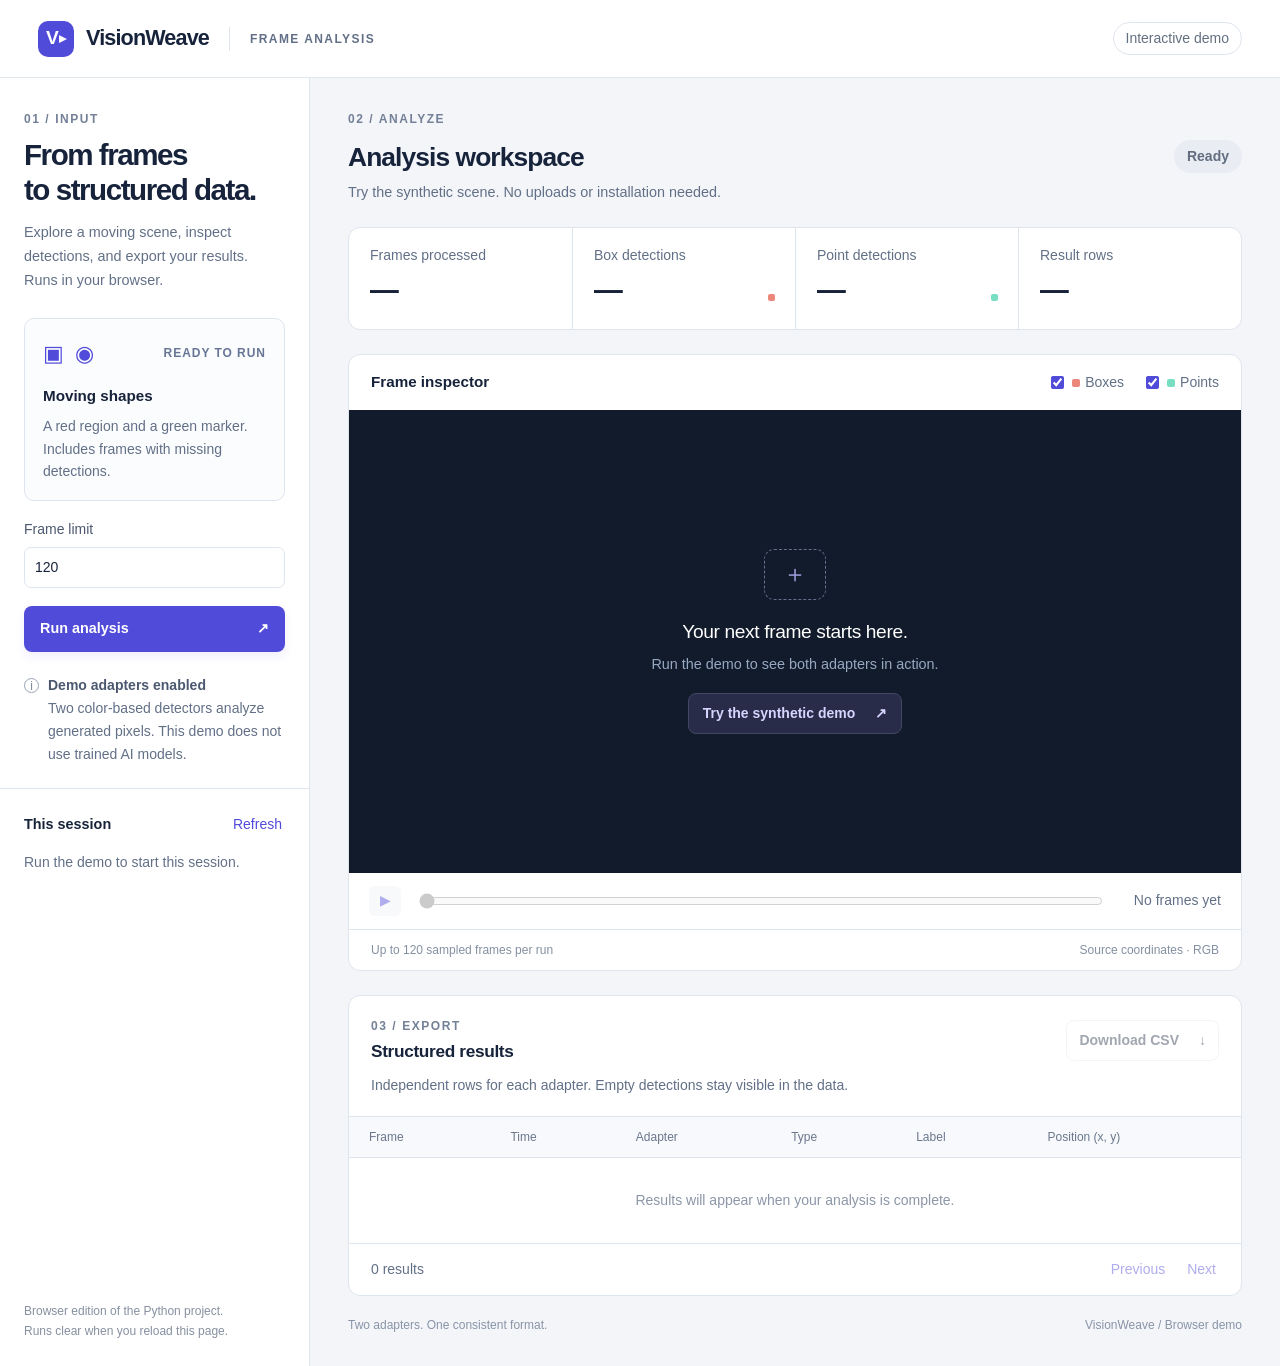
<file: demo/index.html>
<!doctype html>
<html lang="en">
<head>
  <meta charset="utf-8">
  <meta name="viewport" content="width=device-width, initial-scale=1">
  <meta name="description" content="Try VisionWeave: an interactive browser demo of frame analysis, box and point detections, and CSV export.">
  <title>VisionWeave · Interactive Demo</title>
  <link rel="icon" href="./favicon.svg" type="image/svg+xml">
  <link rel="stylesheet" href="./app.css">
  <script src="./app.js" type="module"></script>
</head>
<body>
  <header class="topbar">
    <a class="brand" href="./" aria-label="VisionWeave home"><span class="brand-mark" aria-hidden="true">V<span>▸</span></span><strong>VisionWeave</strong><span class="brand-divider"></span><span class="brand-detail">FRAME ANALYSIS</span></a>
    <span class="local-badge">Interactive demo</span>
  </header>
  <main class="workspace">
    <aside class="sidebar" aria-label="Analysis controls">
      <section class="setup">
        <p class="eyebrow">01 / INPUT</p>
        <h1>From frames<br>to structured data.</h1>
        <p class="intro">Explore a moving scene, inspect detections, and export your results. Runs in your browser.</p>
        <form id="run-form">
          <div id="demo-input" class="input-card">
            <div class="scene-label"><span class="shape-icon" aria-hidden="true">▣ ◉</span><span class="tag">READY TO RUN</span></div>
            <strong>Moving shapes</strong>
            <p>A red region and a green marker. Includes frames with missing detections.</p>
          </div>

          <div class="form-grid">
            <label for="frame-limit">Frame limit<input id="frame-limit" type="number" min="1" max="600" value="120" required></label>
          </div>
          <button class="button primary" id="run-button" type="submit"><span>Run analysis</span><span aria-hidden="true">↗</span></button>
          <p id="error" class="error" role="alert" hidden></p>
        </form>
        <div class="adapter-note"><span class="note-icon" aria-hidden="true">i</span><p><strong>Demo adapters enabled</strong><br>Two color-based detectors analyze generated pixels. This demo does not use trained AI models.</p></div>
      </section>
      <section class="history-section">
        <div class="section-label"><h2>This session</h2><button class="text-button" id="refresh" type="button" aria-label="Refresh recent runs">Refresh</button></div>
        <div id="history"><p class="muted small">No runs yet.</p></div>
      </section>
      <footer class="sidebar-footer">Browser edition of the Python project.<br>Runs clear when you reload this page.</footer>
    </aside>
    <div class="main-panel">
      <section class="run-heading">
        <div><p class="eyebrow">02 / ANALYZE</p><h2 id="run-title">Analysis workspace</h2><p id="run-subtitle" class="muted">Try the synthetic scene. No uploads or installation needed.</p></div>
        <span id="status" class="status idle" role="status">Ready</span>
      </section>
      <div id="progress-panel" class="progress-panel" hidden>
        <div><span id="progress-label" aria-live="polite">Queued</span><button id="cancel" class="text-button" type="button">Cancel run</button></div>
        <progress id="job-progress" value="0" max="120" aria-label="Frames processed within frame limit"></progress>
      </div>
      <div class="metrics" aria-label="Run statistics">
        <div><span>Frames processed</span><strong id="metric-frames">—</strong></div>
        <div><span>Box detections</span><strong id="metric-boxes">—</strong><span class="metric-marker coral"></span></div>
        <div><span>Point detections</span><strong id="metric-points">—</strong><span class="metric-marker mint"></span></div>
        <div><span>Result rows</span><strong id="metric-rows">—</strong></div>
      </div>
      <section class="viewer-card" aria-labelledby="viewer-heading">
        <div class="viewer-toolbar"><h3 id="viewer-heading">Frame inspector</h3><div class="overlay-options"><label><input type="checkbox" id="show-boxes" checked><span class="legend coral"></span>Boxes</label><label><input type="checkbox" id="show-points" checked><span class="legend mint"></span>Points</label></div></div>
        <div class="canvas-wrap" id="canvas-wrap">
          <div id="viewer-empty" class="viewer-empty"><div class="viewfinder" aria-hidden="true">＋</div><h3>Your next frame starts here.</h3><p>Run the demo to see both adapters in action.</p><button id="quick-demo" class="button demo-button" type="button">Try the synthetic demo <span aria-hidden="true">↗</span></button></div>
          <canvas id="frame-canvas" width="640" height="360" hidden aria-label="Synthetic frame with box and point detection overlays"></canvas>
          <div id="frame-caption" class="frame-caption" hidden></div>
        </div>
        <div class="playback"><button id="play" class="icon-button" type="button" disabled aria-label="Play sampled frames">▶</button><label for="frame-slider" class="sr-only">Preview frame</label><input type="range" id="frame-slider" min="0" max="0" value="0" disabled><span id="frame-counter">No frames yet</span></div>
        <div class="viewer-footer"><span id="preview-note">Up to 120 sampled frames per run</span><span>Source coordinates · RGB</span></div>
      </section>
      <section class="results-card" aria-labelledby="results-heading">
        <div class="results-heading"><div><p class="eyebrow">03 / EXPORT</p><h3 id="results-heading">Structured results</h3></div><a id="download" class="button secondary disabled" aria-disabled="true" tabindex="-1">Download CSV <span aria-hidden="true">↓</span></a></div>
        <p class="results-description">Independent rows for each adapter. Empty detections stay visible in the data.</p>
        <div class="table-wrap"><table><thead><tr><th scope="col">Frame</th><th scope="col">Time</th><th scope="col">Adapter</th><th scope="col">Type</th><th scope="col">Label</th><th scope="col">Position (x, y)</th></tr></thead><tbody id="results-body"><tr><td colspan="6" class="empty-table">Results will appear when your analysis is complete.</td></tr></tbody></table></div>
        <div class="table-footer"><span id="result-count">0 results</span><div><button id="previous" class="text-button" disabled type="button">Previous</button><button id="next" class="text-button" disabled type="button">Next</button></div></div>
      </section>
      <p class="workspace-footer">Two adapters. One consistent format.<span>VisionWeave / Browser demo</span></p>
    </div>
  </main>
</body>
</html>
</file>
<file: demo/app.css>
:root {
  color-scheme:light;
  --ink:#17233b;
  --muted:#627087;
  --line:#dfe5ed;
  --blue:#514bda;
  --coral:#ee877b;
  --mint:#78dec3;
  --background:#f3f5f9;
  font-family:Inter,-apple-system,BlinkMacSystemFont,"Segoe UI",sans-serif;
  font-size:16px
}

* {
  box-sizing:border-box
}

body {
  margin:0;
  background:var(--background);
  color:var(--ink);
  line-height:1.5
}

button,input,a {
  font:inherit
}

button,a,input {
  touch-action:manipulation
}

button {
  cursor:pointer
}

button:disabled {
  cursor:default;
  opacity:.45
}

a {
  color:inherit;
  text-decoration:none
}

[hidden] {
  display:none!important
}

:focus-visible {
  outline:3px solid #938ff5;
  outline-offset:3px
}

.topbar {
  height:78px;
  background:#fff;
  border-bottom:1px solid var(--line);
  display:flex;
  justify-content:space-between;
  align-items:center;
  padding:0 38px
}

.brand {
  display:flex;
  align-items:center;
  gap:12px
}

.brand strong {
  font-size:1.35rem;
  letter-spacing:-.04em
}

.brand-mark {
  display:flex;
  align-items:center;
  justify-content:center;
  width:36px;
  height:36px;
  background:var(--blue);
  color:white;
  border-radius:10px;
  font-size:1.2rem;
  font-weight:800
}

.brand-mark span {
  font-size:.9rem
}

.brand-divider {
  width:1px;
  height:24px;
  background:var(--line);
  margin:0 8px
}

.brand-detail {
  font-size:.75rem;
  letter-spacing:.12em;
  color:var(--muted);
  font-weight:600
}

.local-badge {
  font-size:.875rem;
  color:#637080;
  border:1px solid var(--line);
  padding:5px 12px;
  border-radius:30px
}

.workspace {
  display:grid;
  grid-template-columns:310px minmax(0,1fr);
  max-width:1600px;
  margin:0 auto;
  min-height:calc(100vh - 78px)
}

.sidebar {
  background:#fff;
  border-right:1px solid var(--line);
  display:flex;
  flex-direction:column
}

.setup {
  padding:32px 24px 22px
}

.eyebrow {
  font-size:.75rem;
  letter-spacing:.13em;
  font-weight:700;
  color:#738097;
  margin:0 0 10px
}

h1 {
  font-size:1.85rem;
  line-height:1.17;
  letter-spacing:-.05em;
  margin:0 0 14px
}

h2,h3,p {
  margin-top:0
}

.intro {
  color:var(--muted);
  font-size:.9rem;
  line-height:1.65;
  margin-bottom:25px
}

.input-card {
  padding:18px;
  border:1px solid var(--line);
  border-radius:10px;
  min-height:152px;
  background:#fbfcfe;
  margin-bottom:18px
}

.scene-label {
  display:flex;
  align-items:center;
  justify-content:space-between;
  margin-bottom:14px
}

.shape-icon {
  color:var(--blue);
  letter-spacing:.1em;
  font-size:1.4rem
}

.tag {
  font-size:.75rem;
  letter-spacing:.08em;
  font-weight:700;
  color:#687695
}

.input-card strong {
  font-size:.95rem
}

.input-card p {
  font-size:.875rem;
  color:var(--muted);
  margin:7px 0 0;
  line-height:1.6
}

.form-grid {
  display:grid;
  grid-template-columns:1fr 1fr;
  gap:12px;
  margin:0 0 18px
}

.form-grid label {
  font-size:.875rem;
  color:#4c5870
}

.form-grid input {
  width:100%;
  margin-top:7px;
  border:1px solid var(--line);
  border-radius:7px;
  background:#fff;
  padding:9px 10px;
  color:var(--ink)
}

.button {
  display:inline-flex;
  align-items:center;
  justify-content:space-between;
  gap:20px;
  border:0;
  border-radius:8px;
  padding:12px 16px;
  font-size:.9rem;
  font-weight:600
}

.primary {
  background:var(--blue);
  color:white;
  width:100%;
  box-shadow:0 5px 10px #514bda15
}

.primary:hover {
  background:#413bc3
}

.secondary {
  background:#fff;
  border:1px solid var(--line)
}

.secondary:hover {
  background:#f5f7fb
}

.disabled {
  opacity:.4;
  pointer-events:none
}

.adapter-note {
  display:flex;
  gap:9px;
  margin-top:22px
}

.note-icon {
  border:1px solid #9aa5b6;
  color:#7c889a;
  font-size:.75rem;
  width:15px;
  height:15px;
  flex:none;
  text-align:center;
  line-height:14px;
  border-radius:50%;
  margin-top:4px
}

.adapter-note p {
  font-size:.875rem;
  color:var(--muted);
  line-height:1.65;
  margin:0
}

.adapter-note strong {
  font-weight:600;
  color:#4b5870
}

.history-section {
  border-top:1px solid var(--line);
  padding:22px 24px
}

.section-label {
  display:flex;
  align-items:center;
  justify-content:space-between;
  margin-bottom:14px
}

.section-label h2 {
  font-size:.9rem;
  margin:0
}

.text-button {
  border:none;
  background:none;
  color:var(--blue);
  padding:3px;
  font-size:.875rem;
  font-weight:500
}

.history-item {
  display:block;
  text-align:left;
  width:100%;
  border:1px solid transparent;
  background:transparent;
  border-radius:8px;
  padding:11px 10px;
  margin-bottom:6px;
  color:var(--ink)
}

.history-item.selected {
  background:#f0efff;
  border-color:#e0dcff
}

.history-item:hover {
  background:#f5f6fa
}

.history-item strong {
  font-size:.875rem;
  font-weight:600;
  display:block;
  overflow:hidden;
  text-overflow:ellipsis;
  white-space:nowrap
}

.history-item span {
  font-size:.75rem;
  color:var(--muted);
  display:block;
  margin-top:3px
}

.sidebar-footer {
  margin-top:auto;
  padding:24px;
  font-size:.75rem;
  color:#8690a0;
  line-height:1.7
}

.main-panel {
  padding:32px 38px;
  min-width:0
}

.run-heading {
  display:flex;
  align-items:center;
  justify-content:space-between;
  gap:20px;
  margin-bottom:24px
}

.run-heading h2 {
  font-size:1.65rem;
  letter-spacing:-.035em;
  margin-bottom:4px;
  overflow-wrap:anywhere
}

.run-heading .muted {
  font-size:.9rem;
  margin:0
}

.muted {
  color:var(--muted)
}

.small {
  font-size:.875rem
}

.status {
  font-size:.875rem;
  flex:none;
  font-weight:600;
  border-radius:30px;
  background:#e9ecf2;
  color:#626d7f;
  padding:6px 13px;
  text-transform:capitalize
}

.status.completed {
  background:#e2f4eb;
  color:#2a7658
}

.status.running,.status.queued,.status.cancelling {
  background:#e8e5ff;
  color:var(--blue)
}

.status.failed {
  background:#ffe6e4;
  color:#a24138
}

.status.cancelled {
  background:#f3e9d5;
  color:#876a28
}

.metrics {
  display:grid;
  grid-template-columns:repeat(4,1fr);
  background:#fff;
  border:1px solid var(--line);
  border-radius:12px;
  margin-bottom:24px
}

.metrics>div {
  padding:17px 21px;
  position:relative
}

.metrics>div+div {
  border-left:1px solid var(--line)
}

.metrics>div>span:first-child {
  display:block;
  font-size:.875rem;
  color:var(--muted)
}

.metrics strong {
  font-size:1.8rem;
  font-weight:600;
  letter-spacing:-.04em;
  font-variant-numeric:tabular-nums;
  display:block;
  margin-top:3px
}

.metric-marker {
  position:absolute;
  width:7px;
  height:7px;
  right:20px;
  bottom:28px;
  border-radius:2px
}

.coral {
  background:var(--coral)
}

.mint {
  background:var(--mint)
}

.viewer-card,.results-card {
  border:1px solid var(--line);
  border-radius:12px;
  background:white;
  overflow:hidden
}

.viewer-toolbar {
  display:flex;
  justify-content:space-between;
  align-items:center;
  gap:15px;
  padding:16px 22px
}

.viewer-toolbar h3 {
  font-size:.95rem;
  font-weight:600;
  margin:0
}

.overlay-options {
  display:flex;
  gap:18px;
  font-size:.875rem;
  color:var(--muted)
}

.overlay-options label {
  display:flex;
  align-items:center;
  gap:5px;
  cursor:pointer
}

.overlay-options input {
  accent-color:var(--blue)
}

.legend {
  width:8px;
  height:8px;
  border-radius:2px;
  display:inline-block
}

.canvas-wrap {
  position:relative;
  min-height:280px;
  aspect-ratio:16/8.3;
  background:#111b2b;
  display:flex;
  align-items:center;
  justify-content:center
}

.viewer-empty {
  text-align:center;
  color:#fff;
  padding:30px 20px
}

.viewfinder {
  width:62px;
  height:51px;
  margin:0 auto 18px;
  color:#9c9adc;
  font-size:1.5rem;
  border:1px dashed #65708c;
  border-radius:10px;
  display:flex;
  justify-content:center;
  align-items:center
}

.viewer-empty h3 {
  font-size:1.2rem;
  font-weight:500;
  letter-spacing:-.02em;
  margin-bottom:7px
}

.viewer-empty p {
  font-size:.9rem;
  color:#98a8c1;
  margin-bottom:18px
}

.demo-button {
  background:#282c49;
  color:#d6d5ff;
  border:1px solid #424763;
  font-size:.875rem;
  padding:9px 14px
}

.demo-button:hover {
  background:#373951
}

canvas {
  display:block;
  width:100%;
  height:100%;
  object-fit:contain;
  max-height:540px
}

.frame-caption {
  position:absolute;
  top:16px;
  left:18px;
  color:#ccd5e4;
  background:#09101fcc;
  border:1px solid #66748c44;
  border-radius:5px;
  padding:4px 8px;
  font-size:.75rem;
  font-variant-numeric:tabular-nums
}

.playback {
  padding:13px 20px;
  display:flex;
  align-items:center;
  gap:16px;
  border-bottom:1px solid var(--line)
}

.icon-button {
  background:#f1f2f8;
  border:0;
  border-radius:6px;
  color:var(--blue);
  width:32px;
  height:30px;
  flex:none;
  font-size:.9rem
}

.playback input {
  width:100%;
  accent-color:var(--blue);
  min-width:40px;
  cursor:pointer
}

.playback>span {
  white-space:nowrap;
  min-width:100px;
  text-align:right;
  font-size:.875rem;
  color:var(--muted);
  font-variant-numeric:tabular-nums
}

.viewer-footer {
  display:flex;
  justify-content:space-between;
  gap:12px;
  padding:11px 22px;
  font-size:.75rem;
  color:#8490a1
}

.results-card {
  margin-top:24px
}

.results-heading {
  padding:21px 22px 0;
  display:flex;
  align-items:center;
  justify-content:space-between;
  gap:20px
}

.results-heading h3 {
  font-size:1.08rem;
  margin:0;
  letter-spacing:-.02em
}

.results-heading .eyebrow {
  font-size:.75rem;
  margin:0 0 4px
}

.results-heading .button {
  font-size:.875rem;
  padding:9px 12px
}

.results-description {
  margin:10px 22px 20px;
  font-size:.875rem;
  color:var(--muted)
}

.table-wrap {
  overflow-x:auto
}

table {
  width:100%;
  border-collapse:collapse;
  font-size:.875rem;
  text-align:left;
  white-space:nowrap
}

th {
  background:#f8f9fc;
  color:#6a778b;
  font-size:.75rem;
  font-weight:500;
  padding:11px 20px;
  border-top:1px solid var(--line);
  border-bottom:1px solid var(--line)
}

td {
  padding:10px 20px;
  border-bottom:1px solid #f0f2f6;
  color:#4b5970;
  font-variant-numeric:tabular-nums
}

tbody tr:last-child td {
  border-bottom:0
}

.empty-table {
  text-align:center;
  padding:32px;
  color:#8b96a7
}

.kind-label {
  background:#eff1f7;
  border-radius:4px;
  padding:2px 7px;
  font-size:.75rem
}

.kind-box {
  background:#fff0ed;
  color:#a65044
}

.kind-point {
  background:#e8f8f0;
  color:#267858
}

.table-footer {
  display:flex;
  justify-content:space-between;
  align-items:center;
  gap:20px;
  border-top:1px solid var(--line);
  padding:12px 22px;
  font-size:.875rem;
  color:var(--muted)
}

.table-footer>div {
  display:flex;
  gap:16px
}

.workspace-footer {
  display:flex;
  justify-content:space-between;
  gap:20px;
  font-size:.75rem;
  color:#8894a7;
  margin:20px 0 0
}

.progress-panel {
  border:1px solid #dedbf7;
  background:#eeedfc;
  padding:12px 16px;
  border-radius:9px;
  margin-bottom:20px
}

.progress-panel>div {
  display:flex;
  justify-content:space-between;
  gap:12px;
  font-size:.875rem;
  color:#514d7e
}

progress {
  width:100%;
  height:6px;
  border:0;
  display:block;
  margin-top:9px;
  border-radius:4px;
  overflow:hidden;
  accent-color:var(--blue)
}

progress::-webkit-progress-bar {
  background:#dddcef
}

progress::-webkit-progress-value {
  background:var(--blue);
  border-radius:4px
}

.error {
  font-size:.875rem;
  color:#a83e38;
  background:#fff0ee;
  border:1px solid #f2cfc9;
  padding:10px 12px;
  border-radius:7px;
  margin:14px 0 0;
  overflow-wrap:anywhere
}

.sr-only {
  position:absolute;
  width:1px;
  height:1px;
  padding:0;
  margin:-1px;
  overflow:hidden;
  clip:rect(0,0,0,0);
  white-space:nowrap;
  border:0
}

@media(min-width:1500px) {
  .main-panel {
    padding:40px 50px
  }

  .setup {
    padding-top:40px
  }

  .canvas-wrap {
    aspect-ratio:16/7.5
  }

}

@media(max-width:1100px) {
  .workspace {
    grid-template-columns:280px minmax(0,1fr)
  }

  .setup,.history-section {
    padding-left:20px;
    padding-right:20px
  }

  .main-panel {
    padding:28px 24px
  }

  .metrics>div {
    padding:15px 12px
  }

  .metrics>div>span:first-child {
    font-size:.75rem
  }

  .metrics strong {
    font-size:1.6rem
  }

  .metric-marker {
    right:12px
  }

  .brand-detail {
    display:none
  }

  .run-heading h2 {
    font-size:1.35rem
  }

  .viewer-footer {
    font-size:.75rem
  }

  .canvas-wrap {
    aspect-ratio:16/10
  }

}

@media(max-width:780px) {
  .topbar {
    height:66px;
    padding:0 20px
  }

  .workspace {
    display:block
  }

  .sidebar {
    border-right:0;
    border-bottom:1px solid var(--line)
  }

  .setup {
    padding:24px
  }

  .setup h1 br {
    display:none
  }

  h1 {
    font-size:1.65rem
  }

  .intro {
    margin-bottom:18px
  }

  .input-card {
    min-height:0
  }

  .input-card p {
    font-size:.875rem
  }

  .form-grid {
    grid-template-columns:1fr 1fr
  }

  .history-section {
    padding:0 24px 20px;
    border:0
  }

  #history {
    display:flex;
    gap:8px;
    overflow:auto
  }

  .history-item {
    flex:0 0 180px;
    border-color:var(--line);
    margin:0
  }

  .sidebar-footer {
    display:none
  }

  .main-panel {
    padding:26px 20px
  }

  .metrics {
    grid-template-columns:1fr 1fr
  }

  .metrics>div {
    padding:14px 18px
  }

  .metrics>div:nth-child(3) {
    border-left:0
  }

  .metrics>div:nth-child(n+3) {
    border-top:1px solid var(--line)
  }

  .metrics>div>span:first-child {
    font-size:.875rem
  }

  .metric-marker {
    right:20px
  }

  .run-heading {
    align-items:flex-start
  }

  .viewer-toolbar {
    padding:14px
  }

  .overlay-options {
    gap:10px;
    font-size:.875rem
  }

  .canvas-wrap {
    min-height:230px;
    aspect-ratio:16/10
  }

  .viewer-footer {
    flex-wrap:wrap;
    padding:10px 14px;
    font-size:.75rem
  }

  .playback {
    padding:12px;
    gap:10px
  }

  .playback>span {
    min-width:75px;
    font-size:.75rem
  }

  .results-heading {
    padding:18px 14px 0;
    gap:10px
  }

  .results-description {
    margin-left:14px;
    margin-right:14px
  }

  .results-heading .button {
    font-size:.75rem;
    gap:8px
  }

  .workspace-footer {
    display:block
  }

  .workspace-footer span {
    display:block;
    margin-top:5px
  }

  .brand-divider {
    display:none
  }

  .local-badge {
    font-size:.75rem
  }

  .viewer-empty p {
    font-size:.875rem
  }

}

@media(prefers-reduced-motion:no-preference) {
  .button,.history-item {
    transition:background .15s ease
  }

  .metrics strong {
    transition:color .15s ease
  }

}

.run-heading>div {
  min-width:0
}

.form-grid {
  grid-template-columns:1fr
}
</file>
